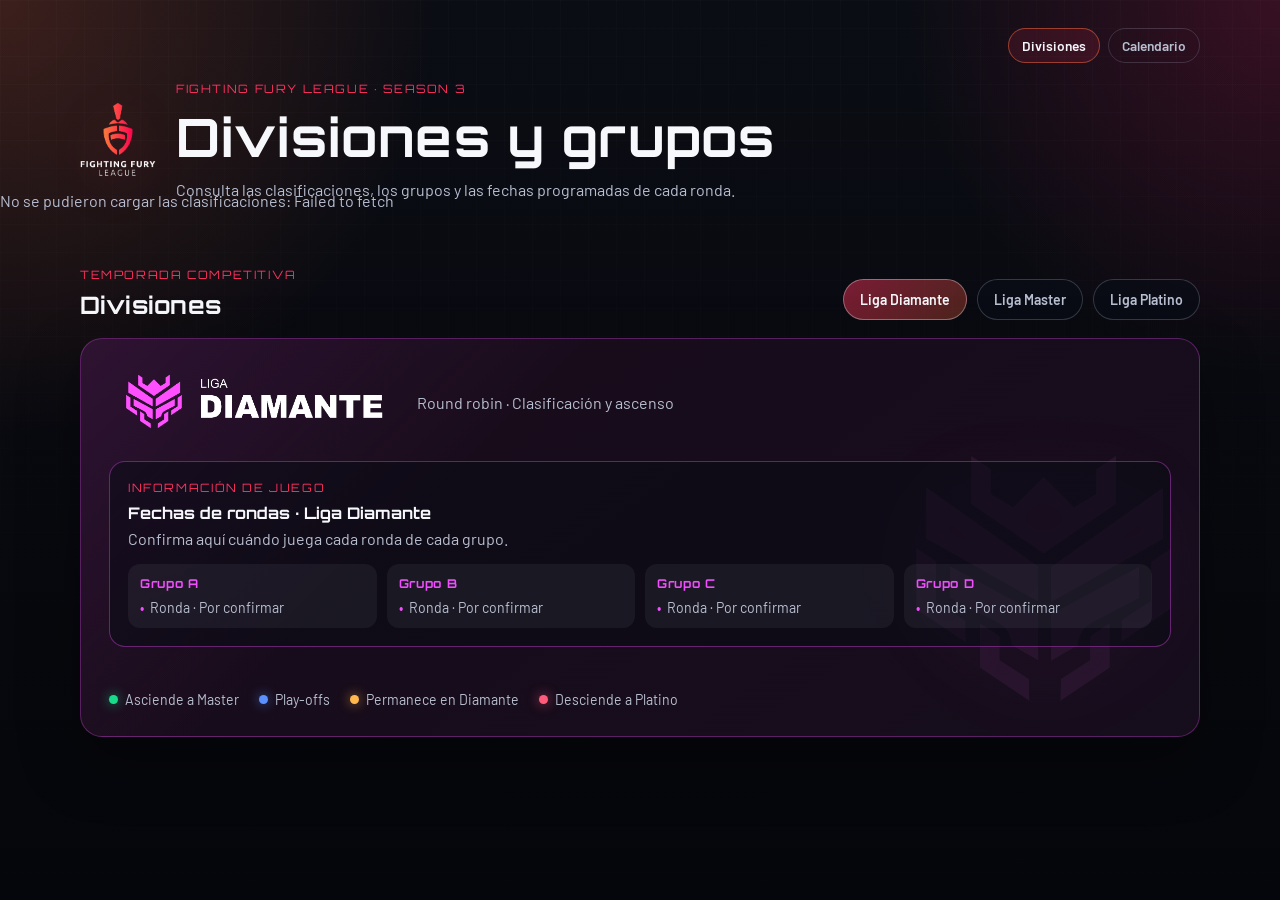
<file: index.html>
<!DOCTYPE html>
<html lang="es">
<head>
  <meta charset="UTF-8">
  <meta name="viewport" content="width=device-width, initial-scale=1.0">
  <meta name="description" content="Divisiones, grupos y fechas de juego de Fighting Fury League.">
  <title>Fighting Fury League | Divisiones</title>
  <link rel="preconnect" href="https://fonts.googleapis.com">
  <link rel="preconnect" href="https://fonts.gstatic.com" crossorigin>
  <link href="https://fonts.googleapis.com/css2?family=Barlow:wght@400;500;600;700;800&family=Orbitron:wght@500;700;800&display=swap" rel="stylesheet">
  <link rel="stylesheet" href="styles.css">
</head>
<body>
  <div class="page-shell"></div>
  <header class="standings-hero">
    <div class="container">
      <nav class="site-nav" aria-label="Navegación principal">
        <a class="site-nav__link is-active" href="index.html" aria-current="page">Divisiones</a>
        <a class="site-nav__link" href="calendario.html">Calendario</a>
      </nav>
      <div class="standings-hero__heading">
        <img src="logo-ffa-mark.png" alt="Fighting Fury League">
        <div>
          <p class="eyebrow">Fighting Fury League · Season 3</p>
          <h1>Divisiones y grupos</h1>
          <p>Consulta las clasificaciones, los grupos y las fechas programadas de cada ronda.</p>
        </div>
      </div>
    </div>
    <p id="standingsMessage" class="standings-message" role="status" aria-live="polite"></p>
  </header>

  <main class="container league-section" aria-labelledby="league-title">
    <div class="league-section__heading">
      <div><p class="eyebrow">Temporada competitiva</p><h2 id="league-title">Divisiones</h2></div>
      <div class="league-tabs" role="tablist" aria-label="Seleccionar división">
        <button class="league-tab is-active" id="diamondTab" type="button" role="tab" aria-selected="true" aria-controls="diamondLeague" data-league-tab="diamond">Liga Diamante</button>
        <button class="league-tab" id="masterTab" type="button" role="tab" aria-selected="false" aria-controls="masterLeague" data-league-tab="master">Liga Master</button>
        <button class="league-tab" id="platinumTab" type="button" role="tab" aria-selected="false" aria-controls="platinumLeague" data-league-tab="platinum">Liga Platino</button>
      </div>
    </div>

    <section class="league-board league-board--master" id="masterLeague" role="tabpanel" aria-labelledby="masterTab" data-league-panel="master" hidden>
      <img class="league-board__watermark" src="master-emblem.png" alt="" aria-hidden="true">
      <div class="league-board__identity"><img src="liga-master.png" alt="Liga Master"><p>Round robin · Clasificación a la fase final</p></div>
      <div id="masterRoundDates" class="round-dates" aria-live="polite"></div>
      <div id="masterGroups" class="groups-grid" aria-live="polite"></div>
      <div class="league-legend" aria-label="Estados de clasificación de Liga Master"><span><i class="legend-dot legend-dot--qualify"></i>Clasifica a la final</span><span><i class="legend-dot legend-dot--playoff"></i>Play-offs</span><span><i class="legend-dot legend-dot--stay"></i>Permanece</span><span><i class="legend-dot legend-dot--drop"></i>Desciende a Diamante</span></div>
    </section>

    <section class="league-board league-board--diamond is-active" id="diamondLeague" role="tabpanel" aria-labelledby="diamondTab" data-league-panel="diamond">
      <img class="league-board__watermark" src="diamante-emblem.png" alt="" aria-hidden="true">
      <div class="league-board__identity"><img src="liga-diamante.png" alt="Liga Diamante"><p>Round robin · Clasificación y ascenso</p></div>
      <div id="diamondRoundDates" class="round-dates" aria-live="polite"></div>
      <div id="diamondGroups" class="groups-grid" aria-live="polite"></div>
      <div class="league-legend" aria-label="Estados de clasificación de Liga Diamante"><span><i class="legend-dot legend-dot--qualify"></i>Asciende a Master</span><span><i class="legend-dot legend-dot--playoff"></i>Play-offs</span><span><i class="legend-dot legend-dot--stay"></i>Permanece en Diamante</span><span><i class="legend-dot legend-dot--drop"></i>Desciende a Platino</span></div>
    </section>

    <section class="league-board league-board--platinum" id="platinumLeague" role="tabpanel" aria-labelledby="platinumTab" data-league-panel="platinum" hidden>
      <img class="league-board__watermark" src="platino-emblem.png" alt="" aria-hidden="true">
      <div class="league-board__identity"><img src="liga-platino.png" alt="Liga Platino"><p>Round robin · Clasificación y ascenso</p></div>
      <div id="platinumRoundDates" class="round-dates" aria-live="polite"></div>
      <div id="platinumGroups" class="groups-grid" aria-live="polite"></div>
      <div class="league-legend" aria-label="Estados de clasificación de Liga Platino"><span><i class="legend-dot legend-dot--qualify"></i>Asciende a Diamante</span><span><i class="legend-dot legend-dot--playoff"></i>Play-offs</span><span><i class="legend-dot legend-dot--stay"></i>Permanece en Platino</span></div>
    </section>
  </main>

  <script src="round-dates.js"></script>
  <script src="tournament-api.js"></script>
  <script src="standings.js"></script>
</body>
</html>
</file>
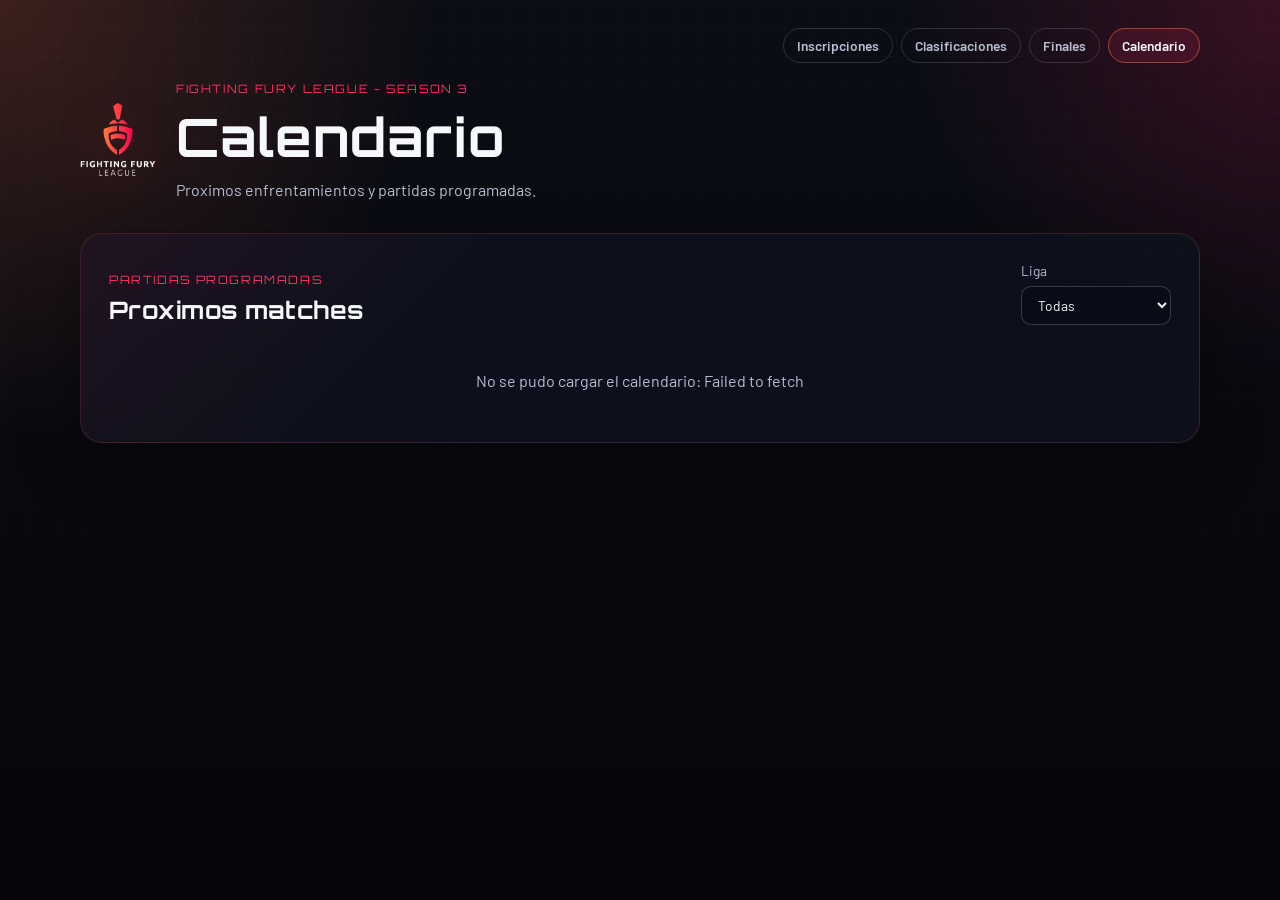
<file: calendario.html>
<!DOCTYPE html>
<html lang="es">
<head>
  <meta charset="UTF-8">
  <meta name="viewport" content="width=device-width, initial-scale=1.0">
  <meta name="description" content="Calendario de enfrentamientos de Fighting Fury League.">
  <title>Fighting Fury League | Calendario</title>
  <link rel="preconnect" href="https://fonts.googleapis.com">
  <link rel="preconnect" href="https://fonts.gstatic.com" crossorigin>
  <link href="https://fonts.googleapis.com/css2?family=Barlow:wght@400;500;600;700;800&family=Orbitron:wght@500;700;800&display=swap" rel="stylesheet">
  <link rel="stylesheet" href="styles.css">
</head>
<body>
  <div class="page-shell"></div>
  <header class="standings-hero">
    <div class="container">
      <nav class="site-nav" aria-label="Navegacion principal">
        <a class="site-nav__link" href="index.html">Inscripciones</a>
        <a class="site-nav__link" href="clasificaciones.html">Clasificaciones</a>
        <a class="site-nav__link" href="finales.html">Finales</a>
        <a class="site-nav__link is-active" href="calendario.html" aria-current="page">Calendario</a>
      </nav>
      <div class="standings-hero__heading">
        <img src="logo-ffa-mark.png" alt="Fighting Fury League">
        <div><p class="eyebrow">Fighting Fury League - Season 3</p><h1>Calendario</h1><p>Proximos enfrentamientos y partidas programadas.</p></div>
      </div>
    </div>
  </header>
  <main class="container schedule-section">
    <section class="schedule-board" aria-labelledby="schedule-title">
      <div class="schedule-board__heading"><div><p class="eyebrow">Partidas programadas</p><h2 id="schedule-title">Proximos matches</h2></div><label class="schedule-filter">Liga<select id="scheduleLeague"><option value="all">Todas</option><option value="master">Master</option><option value="diamond">Diamante</option><option value="platinum">Platino</option></select></label></div>
      <div id="scheduleList" class="schedule-list" aria-live="polite"></div>
    </section>
  </main>
  <script src="tournament-api.js"></script>
  <script src="calendario.js"></script>
</body>
</html>
</file>
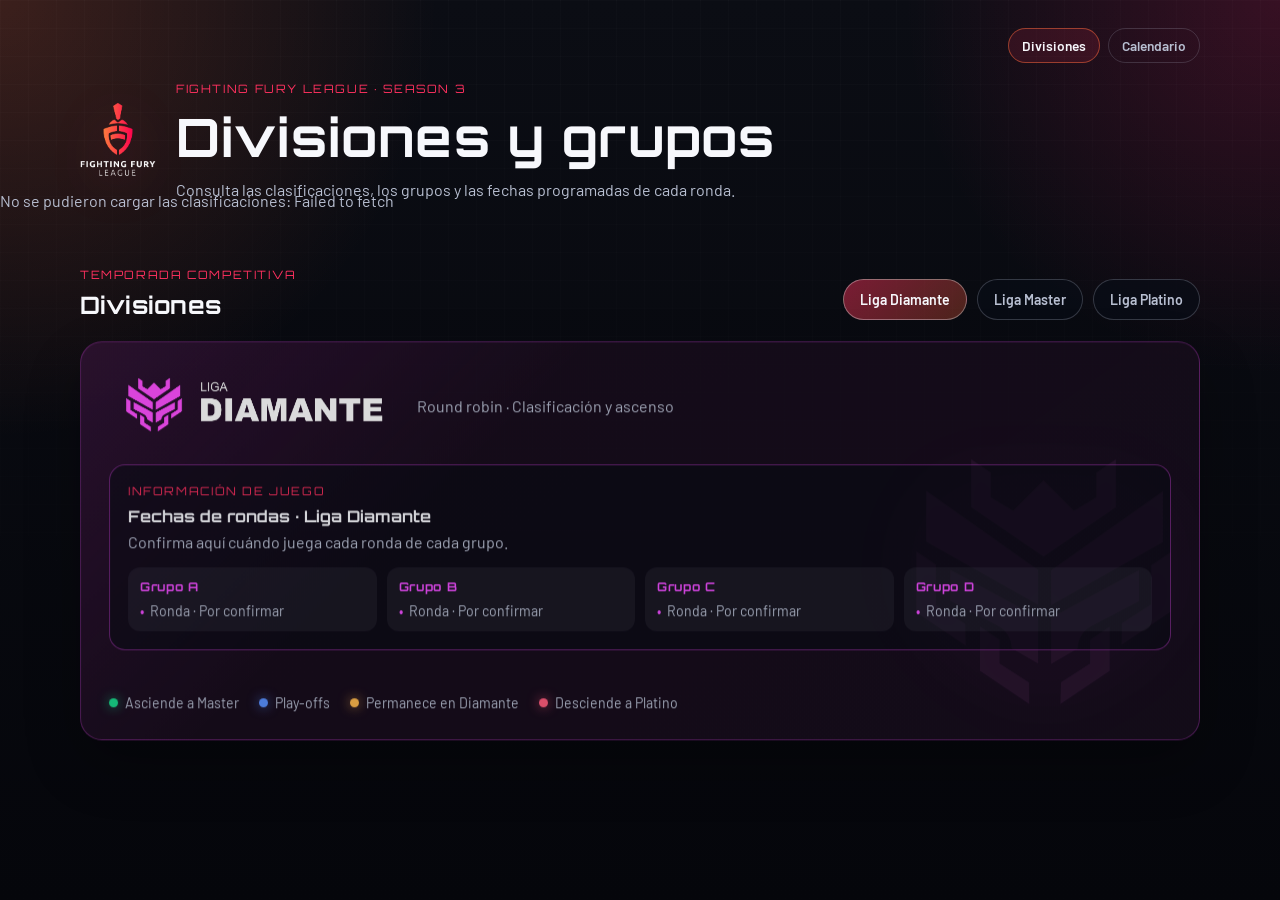
<file: clasificaciones.html>
<!DOCTYPE html>
<html lang="es">
<head>
  <meta charset="UTF-8">
  <meta http-equiv="refresh" content="0; url=index.html">
  <meta name="viewport" content="width=device-width, initial-scale=1.0">
  <title>Fighting Fury League | Divisiones</title>
</head>
<body><p>Esta página se trasladó a <a href="index.html">Divisiones</a>.</p></body>
</html>
</file>
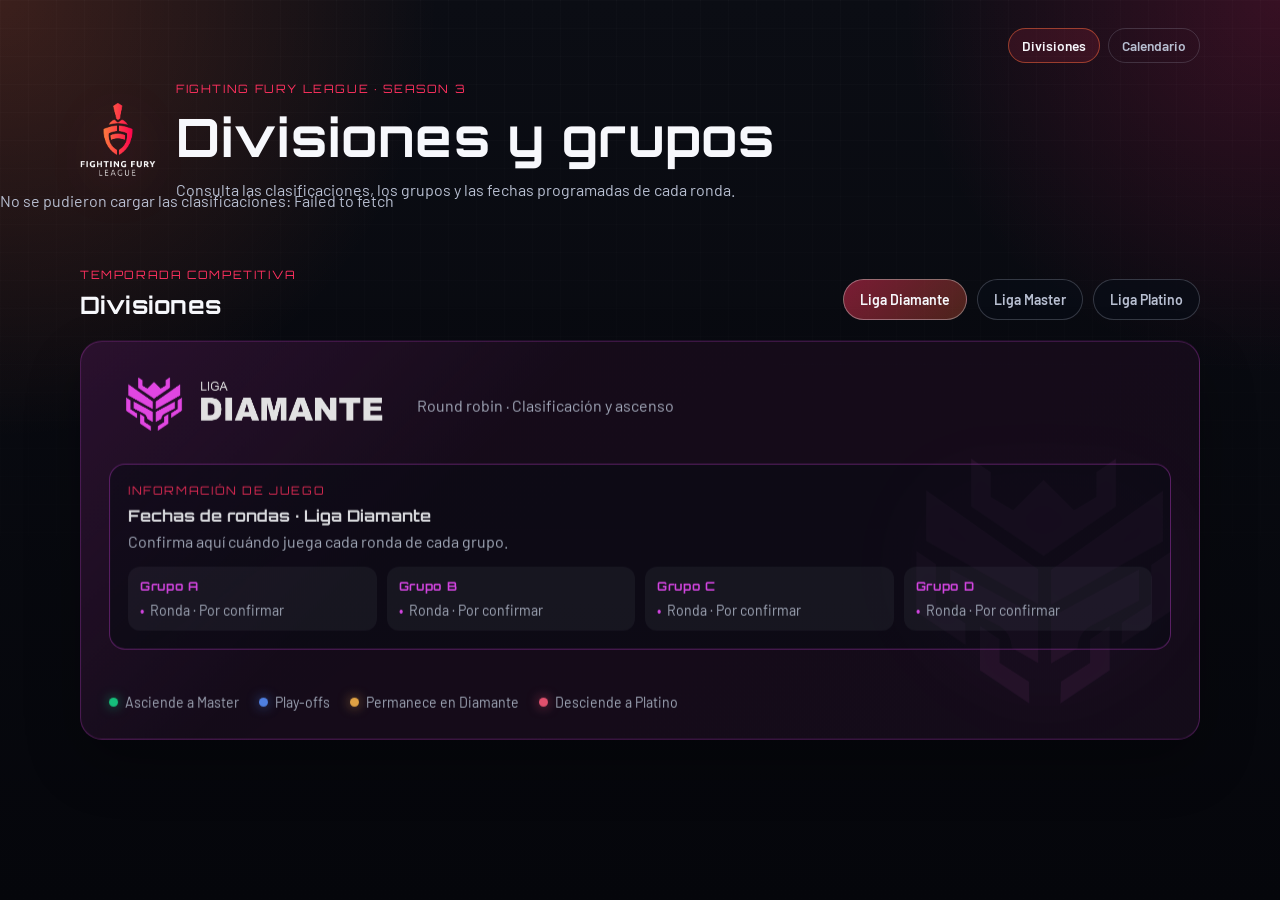
<file: finales.html>
<!DOCTYPE html>
<html lang="es">
<head>
  <meta charset="UTF-8">
  <meta http-equiv="refresh" content="0; url=index.html">
  <meta name="viewport" content="width=device-width, initial-scale=1.0">
  <title>Fighting Fury League | Divisiones</title>
</head>
<body><p>Esta página ya no está disponible. Consulta las <a href="index.html">divisiones</a>.</p></body>
</html>
</file>
<file: styles.css>
:root {
  --bg: #080b12;
  --panel: rgba(14, 18, 30, 0.88);
  --panel-border: rgba(255, 91, 105, 0.18);
  --text: #f7f8fc;
  --muted: #b8bfd1;
  --primary: #ff315f;
  --primary-dark: #ff6a3d;
  --accent: #ff934f;
  --hot: #ff1f68;
  --danger: #ff5c7c;
  --warning: #ffb84d;
  --success: #19d98b;
  --shadow: 0 24px 60px rgba(0, 0, 0, 0.35);
  --radius: 22px;
}

* {
  box-sizing: border-box;
}

body {
  margin: 0;
  min-height: 100vh;
  font-family: "Barlow", sans-serif;
  background:
    radial-gradient(circle at top left, rgba(255, 106, 61, 0.2), transparent 28%),
    radial-gradient(circle at top right, rgba(255, 31, 104, 0.18), transparent 24%),
    linear-gradient(180deg, #0b0d14 0%, #05060b 100%);
  color: var(--text);
}

.page-shell {
  position: fixed;
  inset: 0;
  pointer-events: none;
  background-image:
    linear-gradient(rgba(255, 255, 255, 0.02) 1px, transparent 1px),
    linear-gradient(90deg, rgba(255, 255, 255, 0.02) 1px, transparent 1px);
  background-size: 28px 28px;
  mask-image: linear-gradient(180deg, rgba(0, 0, 0, 0.85), transparent 92%);
}

.container {
  width: min(1120px, calc(100% - 32px));
  margin: 0 auto;
}

.site-nav {
  position: relative;
  z-index: 2;
  display: flex;
  justify-content: flex-end;
  gap: 8px;
  margin-bottom: 18px;
}

.site-nav__link {
  padding: 8px 13px;
  border: 1px solid rgba(184, 191, 209, 0.2);
  border-radius: 999px;
  color: var(--muted);
  font-size: 0.86rem;
  font-weight: 600;
  text-decoration: none;
  transition: color 0.18s ease, border-color 0.18s ease, background 0.18s ease;
}

.site-nav__link:hover,
.site-nav__link.is-active {
  color: var(--text);
  border-color: rgba(255, 106, 61, 0.5);
  background: rgba(255, 49, 95, 0.12);
}

.hero {
  position: relative;
  overflow: hidden;
  padding: 36px 0 24px;
}

.standings-hero {
  position: relative;
  z-index: 1;
  padding: 28px 0 34px;
}

.standings-hero__heading {
  display: flex;
  align-items: center;
  gap: 20px;
}

.standings-hero__heading img {
  width: 76px;
  height: 76px;
  object-fit: contain;
  filter: drop-shadow(0 12px 26px rgba(255, 49, 95, 0.22));
}

.standings-hero__heading p:not(.eyebrow) {
  margin: 10px 0 0;
  color: var(--muted);
}

.finals-hero {
  padding-bottom: 24px;
}

.hero__backdrop {
  position: absolute;
  inset: 0;
  background:
    radial-gradient(circle at 20% 20%, rgba(255, 106, 61, 0.22), transparent 24%),
    radial-gradient(circle at 80% 10%, rgba(255, 49, 95, 0.18), transparent 26%);
  filter: blur(10px);
}

.hero__content,
.layout {
  position: relative;
  z-index: 1;
}

.brand-card,
.hero__stats,
.panel,
.stat-card,
.counter-card {
  backdrop-filter: blur(18px);
}

.brand-card {
  display: flex;
  gap: 20px;
  align-items: center;
  padding: 24px;
  border-radius: 28px;
  background:
    linear-gradient(135deg, rgba(255, 49, 95, 0.1), transparent 32%),
    linear-gradient(145deg, rgba(12, 16, 28, 0.96), rgba(20, 20, 31, 0.9));
  border: 1px solid rgba(255, 106, 61, 0.22);
  box-shadow: var(--shadow);
  animation: rise 0.7s ease;
}

.brand-logo {
  width: 112px;
  height: 112px;
  border-radius: 30px;
  display: grid;
  place-items: center;
  background:
    radial-gradient(circle at top, rgba(255, 255, 255, 0.16), transparent 42%),
    linear-gradient(180deg, rgba(255, 85, 102, 0.14), rgba(255, 106, 61, 0.04));
  border: 1px solid rgba(255, 106, 61, 0.22);
  box-shadow: inset 0 0 18px rgba(255, 255, 255, 0.06);
}

.brand-logo img {
  width: 76px;
  height: 76px;
  object-fit: contain;
}

.brand-copy {
  flex: 1;
}

.brand-wordmark {
  display: block;
  width: min(100%, 620px);
  height: auto;
  margin-bottom: 12px;
  filter: drop-shadow(0 12px 26px rgba(0, 0, 0, 0.3));
}

.eyebrow {
  margin: 0 0 8px;
  font-family: "Orbitron", sans-serif;
  color: var(--primary);
  text-transform: uppercase;
  letter-spacing: 0.14em;
  font-size: 0.72rem;
}

h1,
h2 {
  margin: 0;
  font-family: "Orbitron", sans-serif;
  letter-spacing: 0.02em;
}

h1 {
  font-size: clamp(2rem, 5vw, 3.3rem);
}

.hero__copy,
.panel__heading p,
.form-note,
.field__hint {
  color: var(--muted);
}

.hero__copy {
  max-width: 60ch;
}

.hero__stats {
  display: grid;
  grid-template-columns: repeat(2, minmax(0, 1fr));
  gap: 16px;
  margin-top: 18px;
}

.stat-card,
.counter-card {
  padding: 18px 20px;
  border-radius: 20px;
  background: rgba(15, 20, 33, 0.8);
  border: 1px solid var(--panel-border);
}

.stat-card strong,
.counter-card strong {
  font-family: "Orbitron", sans-serif;
}

.stat-card__label,
.counter-card span {
  display: block;
  margin-bottom: 8px;
  color: var(--muted);
  font-size: 0.92rem;
}

.layout {
  display: grid;
  grid-template-columns: 1.1fr 0.9fr;
  gap: 24px;
  padding-bottom: 40px;
}

.home-brackets {
  grid-column: 1 / -1;
  padding: 28px;
  border: 1px solid rgba(255, 147, 79, 0.26);
  border-radius: var(--radius);
  background:
    linear-gradient(135deg, rgba(255, 49, 95, 0.1), transparent 34%),
    linear-gradient(145deg, rgba(12, 16, 28, 0.96), rgba(16, 18, 31, 0.9));
  box-shadow: var(--shadow);
  animation: rise 0.8s ease;
}

.home-brackets__heading {
  display: flex;
  justify-content: space-between;
  align-items: end;
  gap: 24px;
  margin-bottom: 22px;
}

.home-brackets__heading > p {
  max-width: 52ch;
  margin: 0;
  color: var(--muted);
}

.home-brackets__grid {
  display: grid;
  grid-template-columns: repeat(2, minmax(0, 1fr));
  gap: 18px;
}

.pools-brackets {
  display: grid;
  gap: 22px;
}

.double-elim-pool {
  overflow: hidden;
  border: 1px solid rgba(184, 191, 209, .18);
  border-top: 3px solid var(--accent);
  border-radius: 18px;
  background: rgba(7, 10, 18, .6);
}

.double-elim-pool__header {
  display: flex;
  justify-content: space-between;
  align-items: center;
  gap: 18px;
  padding: 18px 20px;
  border-bottom: 1px solid rgba(184, 191, 209, .14);
}

.double-elim-pool__header .eyebrow { margin-bottom: 5px; font-size: .62rem; }
.double-elim-pool__header h3 { margin: 0; font: 700 1rem "Orbitron", sans-serif; }
.double-elim-pool__header time { color: var(--muted); font-size: .86rem; font-weight: 600; white-space: nowrap; }

.double-elim-scroll { overflow-x: auto; padding: 20px; }

.double-elim-board {
  display: grid;
  min-width: 1160px;
  gap: 22px;
}

.elim-zone {
  padding: 16px;
  border: 1px solid rgba(184, 191, 209, .12);
  border-radius: 14px;
  background: rgba(12, 16, 28, .72);
}

.elim-zone h4,
.elim-round h5,
.grand-final > span {
  margin: 0;
  font-family: "Orbitron", sans-serif;
  letter-spacing: .07em;
  text-transform: uppercase;
}

.elim-zone h4 { margin-bottom: 15px; color: var(--accent); font-size: .72rem; }

.elim-rounds {
  display: grid;
  grid-template-columns: repeat(4, minmax(160px, 1fr));
  gap: 26px;
}

.elim-round {
  position: relative;
  display: flex;
  min-height: 224px;
  flex-direction: column;
}

.elim-round:not(:last-child)::after {
  position: absolute;
  top: 52%;
  right: -19px;
  color: rgba(255, 147, 79, .78);
  content: "→";
  font-size: 1.15rem;
}

.elim-round h5 { margin: 0 0 10px; color: var(--muted); font-size: .64rem; }
.elim-round__matches { display: flex; min-height: 0; flex: 1; flex-direction: column; justify-content: space-between; gap: 10px; }
.elim-round:nth-child(2) .elim-round__matches { justify-content: space-around; }
.elim-round:nth-child(3) .elim-round__matches,
.elim-round:nth-child(4) .elim-round__matches { justify-content: center; }

.elim-rounds--lower { grid-template-columns: repeat(6, minmax(160px, 1fr)); }
.elim-rounds--lower .elim-round { min-height: 156px; }

.elim-match {
  position: relative;
  overflow: hidden;
  border: 1px solid rgba(184, 191, 209, .2);
  border-left: 3px solid var(--primary);
  border-radius: 8px;
  background: rgba(23, 27, 39, .94);
  font-size: .73rem;
}

.elim-match small {
  position: absolute;
  top: 50%;
  right: 5px;
  z-index: 1;
  padding: 1px 4px;
  border-radius: 4px;
  color: var(--muted);
  background: rgba(8, 11, 18, .88);
  font-size: .58rem;
  transform: translateY(-50%);
}

.elim-match span { display: block; padding: 6px 20px 6px 8px; white-space: nowrap; overflow: hidden; text-overflow: ellipsis; }
.elim-match span + span { border-top: 1px solid rgba(184, 191, 209, .12); }

.grand-final {
  justify-self: center;
  width: 245px;
  padding: 14px;
  border: 1px solid rgba(255, 184, 77, .3);
  border-radius: 14px;
  background: linear-gradient(135deg, rgba(255, 184, 77, .12), rgba(255, 49, 95, .08));
}

.grand-final > span { display: block; margin-bottom: 9px; color: var(--warning); font-size: .7rem; text-align: center; }
.grand-final .elim-match { border-left-color: var(--warning); }

.mini-bracket {
  display: grid;
  grid-template-columns: 1.25fr 1.25fr .9fr;
  gap: 17px;
  min-width: 0;
  padding: 18px;
  border: 1px solid rgba(184, 191, 209, 0.16);
  border-radius: 18px;
  background: rgba(7, 10, 18, 0.64);
}

.mini-bracket__header {
  grid-column: 1 / -1;
  display: flex;
  align-items: baseline;
  justify-content: space-between;
  gap: 12px;
}

.mini-bracket__header span {
  color: var(--accent);
  font: 700 .7rem "Orbitron", sans-serif;
  letter-spacing: .1em;
  text-transform: uppercase;
}

.mini-bracket__header h3 {
  margin: 0;
  font: 700 .92rem "Orbitron", sans-serif;
}

.mini-bracket__header h3 small {
  display: inline-block;
  margin-left: 6px;
  color: var(--muted);
  font: 600 .68rem "Barlow", sans-serif;
  letter-spacing: .02em;
  white-space: nowrap;
}

.mini-bracket__round {
  position: relative;
  display: flex;
  flex-direction: column;
}

.mini-bracket__round--opening { justify-content: space-between; gap: 22px; }
.mini-bracket__round--semi { justify-content: center; }
.mini-bracket__round--final { justify-content: center; }

.mini-bracket__round--opening::after,
.mini-bracket__round--semi::after {
  position: absolute;
  top: 50%;
  right: -12px;
  width: 9px;
  height: 50%;
  border-top: 1px solid rgba(255, 147, 79, .72);
  border-right: 1px solid rgba(255, 147, 79, .72);
  content: "";
}

.mini-bracket__round--opening::after { transform: translateY(-50%); }
.mini-bracket__round--semi::after { height: 1px; }

.mini-match,
.mini-champion {
  overflow: hidden;
  border: 1px solid rgba(184, 191, 209, .2);
  border-left: 3px solid var(--accent);
  border-radius: 9px;
  background: rgba(23, 27, 39, .92);
  color: var(--text);
  font-size: .76rem;
}

.mini-match span {
  display: block;
  padding: 6px 8px;
  white-space: nowrap;
  overflow: hidden;
  text-overflow: ellipsis;
}

.mini-match span + span { border-top: 1px solid rgba(184, 191, 209, .12); }
.mini-match--pending { border-left-color: var(--primary); color: var(--muted); }

.mini-champion {
  padding: 8px;
  border-left-color: var(--warning);
  color: var(--muted);
  text-align: center;
  line-height: 1.25;
}

.mini-champion strong { color: var(--text); font-size: .76rem; }

.panel {
  background: var(--panel);
  border: 1px solid var(--panel-border);
  border-radius: var(--radius);
  box-shadow: var(--shadow);
  padding: 28px;
  animation: rise 0.85s ease;
}

.form-panel {
  background:
    linear-gradient(180deg, rgba(255, 49, 95, 0.05), transparent 18%),
    var(--panel);
}

.closed-panel {
  display: grid;
  align-content: center;
  justify-items: start;
  min-height: 310px;
  background:
    linear-gradient(145deg, rgba(255, 49, 95, 0.16), transparent 58%),
    var(--panel);
}

.closed-panel h2 {
  margin: 14px 0 12px;
  color: var(--danger);
  font-size: clamp(1.6rem, 3vw, 2.35rem);
  line-height: 1.15;
}

.closed-panel p:last-child {
  max-width: 36ch;
  margin: 0;
  color: var(--muted);
  line-height: 1.65;
}

.closed-panel__icon {
  display: grid;
  width: 48px;
  height: 48px;
  place-items: center;
  border: 1px solid rgba(255, 92, 124, 0.62);
  border-radius: 50%;
  background: rgba(255, 49, 95, 0.12);
  color: var(--danger);
  font-family: "Orbitron", sans-serif;
  font-size: 1.5rem;
  font-weight: 800;
}

.list-panel {
  background:
    linear-gradient(180deg, rgba(255, 147, 79, 0.04), transparent 18%),
    var(--panel);
}

.panel__heading {
  margin-bottom: 22px;
}

.panel__heading--inline {
  display: flex;
  justify-content: space-between;
  gap: 16px;
  align-items: flex-start;
}

.form-grid,
.search-grid {
  display: grid;
  grid-template-columns: repeat(2, minmax(0, 1fr));
  gap: 18px;
}

.field {
  display: flex;
  flex-direction: column;
  gap: 8px;
}

.field--full {
  grid-column: 1 / -1;
}

.field span {
  font-weight: 600;
}

input {
  width: 100%;
  border: 1px solid rgba(113, 129, 171, 0.26);
  border-radius: 14px;
  padding: 14px 16px;
  background: rgba(9, 13, 23, 0.9);
  color: var(--text);
  outline: none;
  transition: border-color 0.2s ease, box-shadow 0.2s ease, transform 0.2s ease;
}

input:focus {
  border-color: rgba(255, 106, 61, 0.9);
  box-shadow: 0 0 0 4px rgba(255, 106, 61, 0.16);
  transform: translateY(-1px);
}

input.is-invalid {
  border-color: rgba(255, 92, 124, 0.9);
  box-shadow: 0 0 0 4px rgba(255, 92, 124, 0.14);
}

input.is-valid {
  border-color: rgba(25, 217, 139, 0.9);
}

.field__error {
  min-height: 18px;
  color: var(--danger);
  font-size: 0.9rem;
}

.preview {
  margin-top: 10px;
  padding: 14px;
  border-radius: 18px;
  border: 1px dashed rgba(113, 129, 171, 0.4);
  background: rgba(7, 10, 18, 0.88);
}

.preview img {
  display: block;
  width: min(100%, 340px);
  max-height: 280px;
  object-fit: cover;
  border-radius: 14px;
}

.form-actions {
  display: flex;
  flex-wrap: wrap;
  justify-content: space-between;
  align-items: center;
  gap: 14px;
  margin-top: 12px;
}

.button {
  border: 0;
  border-radius: 999px;
  padding: 14px 22px;
  font: inherit;
  font-weight: 700;
  cursor: pointer;
  transition: transform 0.18s ease, box-shadow 0.18s ease, opacity 0.18s ease;
}

.button:hover {
  transform: translateY(-2px);
}

.button:disabled {
  cursor: wait;
  opacity: 0.75;
}

.button--primary {
  display: inline-flex;
  align-items: center;
  gap: 10px;
  color: #fff7f4;
  background: linear-gradient(135deg, var(--primary), var(--primary-dark));
  box-shadow: 0 14px 34px rgba(255, 49, 95, 0.28);
}

.button__loader {
  width: 16px;
  height: 16px;
  border: 2px solid rgba(255, 255, 255, 0.22);
  border-top-color: #fff7f4;
  border-radius: 50%;
  animation: spin 0.8s linear infinite;
}

.alert {
  margin-bottom: 20px;
  padding: 14px 16px;
  border-radius: 14px;
  font-weight: 600;
}

.alert--success {
  color: #dffff4;
  background: rgba(25, 217, 139, 0.18);
  border: 1px solid rgba(25, 217, 139, 0.28);
}

.alert--error {
  color: #ffe7ed;
  background: rgba(255, 92, 124, 0.16);
  border: 1px solid rgba(255, 92, 124, 0.28);
}

.table-shell {
  overflow: auto;
  border-radius: 18px;
  border: 1px solid rgba(113, 129, 171, 0.16);
  background: rgba(9, 13, 23, 0.82);
}

table {
  width: 100%;
  border-collapse: collapse;
}

th,
td {
  padding: 15px 16px;
  text-align: left;
  border-bottom: 1px solid rgba(113, 129, 171, 0.12);
}

th {
  font-family: "Orbitron", sans-serif;
  font-size: 0.84rem;
  color: var(--muted);
}

th:first-child,
td:first-child {
  min-width: 160px;
}

tbody tr {
  transition: background 0.18s ease;
}

tbody tr:hover {
  background: rgba(255, 255, 255, 0.03);
}

.status-badge {
  display: inline-flex;
  align-items: center;
  border-radius: 999px;
  padding: 6px 12px;
  font-size: 0.84rem;
  font-weight: 700;
}

.status-badge--pending {
  color: #fff4dd;
  background: rgba(255, 184, 77, 0.16);
  border: 1px solid rgba(255, 184, 77, 0.22);
}

.status-badge--verified {
  color: #dffff4;
  background: rgba(25, 217, 139, 0.16);
  border: 1px solid rgba(25, 217, 139, 0.24);
}

.empty-state {
  margin-top: 18px;
  padding: 16px;
  text-align: center;
  border-radius: 14px;
  color: var(--muted);
  background: rgba(255, 255, 255, 0.03);
}

.hidden {
  display: none !important;
}

.league-section {
  position: relative;
  z-index: 1;
  padding-bottom: 48px;
}

.finals-section {
  position: relative;
  z-index: 1;
  padding-bottom: 48px;
}

.schedule-section {
  position: relative;
  z-index: 1;
  padding-bottom: 48px;
}

.schedule-board {
  padding: 28px;
  border: 1px solid var(--panel-border);
  border-radius: var(--radius);
  background: linear-gradient(135deg, rgba(255, 49, 95, 0.08), transparent 32%), var(--panel);
  box-shadow: var(--shadow);
}

.schedule-board__heading {
  display: flex;
  justify-content: space-between;
  align-items: end;
  gap: 20px;
  margin-bottom: 22px;
}

.schedule-filter {
  display: flex;
  flex-direction: column;
  gap: 7px;
  color: var(--muted);
  font-size: .86rem;
}

.schedule-filter select {
  min-width: 150px;
  padding: 9px 12px;
  border: 1px solid rgba(184, 191, 209, .25);
  border-radius: 10px;
  color: var(--text);
  background: rgba(9, 13, 23, .9);
  font: inherit;
}

.schedule-list { display: grid; gap: 10px; }

.schedule-match {
  display: grid;
  grid-template-columns: 1fr 1.3fr 1fr;
  align-items: center;
  gap: 16px;
  padding: 16px;
  border: 1px solid rgba(184, 191, 209, .14);
  border-left: 3px solid var(--primary);
  border-radius: 14px;
  background: rgba(7, 10, 18, .6);
}

.schedule-match__league,
.schedule-match__phase { display: block; }
.schedule-match__league { color: var(--primary); font-family: "Orbitron", sans-serif; font-size: .72rem; }
.schedule-match__phase, .schedule-match time { color: var(--muted); font-size: .88rem; }
.schedule-match time { text-align: right; }
.schedule-match strong { text-align: center; }
.schedule-match strong i { color: var(--muted); font-style: normal; font-weight: 400; }
.schedule-empty { margin: 0; padding: 24px 0; color: var(--muted); text-align: center; }

.finals-board {
  position: relative;
  overflow: hidden;
  padding: 28px;
  border: 1px solid rgba(33, 231, 150, 0.3);
  border-radius: var(--radius);
  background: linear-gradient(135deg, rgba(33, 231, 150, 0.11), transparent 36%), linear-gradient(145deg, rgba(12, 22, 28, 0.98), rgba(11, 20, 25, 0.92));
  box-shadow: var(--shadow);
}

.finals-board__watermark {
  position: absolute;
  right: -80px;
  bottom: -140px;
  width: min(54%, 580px);
  opacity: 0.07;
  pointer-events: none;
}

.finals-board__heading {
  position: relative;
  z-index: 1;
  display: flex;
  justify-content: space-between;
  align-items: center;
  gap: 20px;
  margin-bottom: 24px;
}

.finals-board__heading img {
  width: min(240px, 42%);
  max-height: 68px;
  object-fit: contain;
  object-position: right center;
}

.bracket-scroll {
  position: relative;
  z-index: 1;
  overflow-x: auto;
  padding-bottom: 8px;
}

.bracket {
  display: grid;
  grid-template-columns: 1.15fr 1.15fr .92fr .92fr;
  min-width: 1020px;
  gap: 38px;
}

.bracket-round {
  position: relative;
}

.bracket-round:not(:last-child)::after {
  position: absolute;
  top: 58%;
  right: -27px;
  color: rgba(33, 231, 150, 0.7);
  content: "→";
  font-size: 1.35rem;
}

.bracket-round__header {
  min-height: 84px;
  margin-bottom: 18px;
}

.bracket-round__header h3 {
  margin: 0;
  font-family: "Orbitron", sans-serif;
  font-size: 1rem;
}

.bracket-round__header span {
  display: inline-block;
  margin-top: 7px;
  padding: 4px 9px;
  border-radius: 999px;
  color: #dffff4;
  background: rgba(25, 217, 139, 0.16);
  border: 1px solid rgba(25, 217, 139, 0.26);
  font-size: .76rem;
  font-weight: 700;
}

.bracket-round__header p {
  min-height: 18px;
  margin: 6px 0 0;
  color: var(--muted);
  font-size: .82rem;
}

.bracket-round__matches {
  display: flex;
  min-height: 402px;
  flex-direction: column;
}

.bracket-round--4 .bracket-round__matches { justify-content: space-between; }
.bracket-round--2 .bracket-round__matches { justify-content: space-around; }
.bracket-round--1 .bracket-round__matches { justify-content: center; }

.bracket-match {
  position: relative;
  border: 1px solid rgba(184, 191, 209, 0.18);
  border-left: 3px solid #21e796;
  border-radius: 12px;
  background: rgba(7, 10, 18, 0.76);
  overflow: hidden;
}

.bracket-match__players span {
  display: flex;
  justify-content: space-between;
  gap: 10px;
  padding: 10px 12px;
  font-weight: 600;
}

.bracket-match__players b {
  color: #21e796;
}

.bracket-match__players .is-winner {
  color: #dffff4;
  background: rgba(25, 217, 139, 0.1);
}

.bracket-message {
  margin: 0;
  padding: 30px 0;
  color: var(--muted);
  text-align: center;
}

.bracket-match__players span + span {
  border-top: 1px solid rgba(184, 191, 209, 0.12);
}

.bracket-match small {
  position: absolute;
  top: 50%;
  right: 9px;
  padding: 2px 5px;
  border-radius: 5px;
  color: var(--muted);
  background: rgba(8, 11, 18, 0.92);
  font-size: .68rem;
  transform: translateY(-50%);
}

.finals-notes {
  display: grid;
  grid-template-columns: 1.15fr 1fr 1fr;
  gap: 16px;
  margin-top: 20px;
}

.finals-note {
  padding: 18px;
  border: 1px solid rgba(184, 191, 209, 0.16);
  border-radius: 16px;
  background: rgba(14, 18, 30, 0.74);
}

.finals-note h3 {
  margin: 0 0 10px;
  font-family: "Orbitron", sans-serif;
  font-size: .86rem;
}

.finals-note p {
  margin: 6px 0;
  color: var(--muted);
}

.finals-note strong { color: var(--text); }
.finals-note--qualify { border-top: 3px solid #19d98b; }
.finals-note--format { border-top: 3px solid #5a91ff; }
.finals-note--structure { border-top: 3px solid #ffb84d; }

.league-section__heading {
  display: flex;
  justify-content: space-between;
  align-items: end;
  gap: 24px;
  margin: 6px 0 18px;
}

.league-section__heading p:not(.eyebrow) {
  max-width: 620px;
  margin: 10px 0 0;
  color: var(--muted);
}

.league-tabs {
  display: flex;
  gap: 10px;
  flex-wrap: wrap;
}

.league-tab {
  border: 1px solid rgba(184, 191, 209, 0.25);
  border-radius: 999px;
  padding: 11px 16px;
  color: var(--muted);
  background: rgba(9, 13, 23, 0.72);
  font: 600 0.88rem "Barlow", sans-serif;
  cursor: pointer;
  transition: transform 0.18s ease, color 0.18s ease, border-color 0.18s ease, background 0.18s ease;
}

.league-tab:hover {
  transform: translateY(-2px);
  color: var(--text);
}

.league-tab.is-active {
  color: var(--text);
  border-color: rgba(255, 255, 255, 0.34);
  background: linear-gradient(135deg, rgba(255, 49, 95, 0.46), rgba(255, 106, 61, 0.28));
}

.league-board {
  position: relative;
  overflow: hidden;
  padding: 28px;
  border: 1px solid rgba(113, 129, 171, 0.22);
  border-radius: var(--radius);
  background: linear-gradient(145deg, rgba(12, 16, 28, 0.98), rgba(16, 18, 31, 0.9));
  box-shadow: var(--shadow);
  animation: rise 0.45s ease;
}

.league-board--master {
  --league-color: #21e796;
  border-color: rgba(33, 231, 150, 0.3);
  background: linear-gradient(135deg, rgba(33, 231, 150, 0.11), transparent 34%), linear-gradient(145deg, rgba(12, 22, 28, 0.98), rgba(11, 20, 25, 0.92));
}

.league-board--diamond {
  --league-color: #f14eff;
  border-color: rgba(241, 78, 255, 0.3);
  background: linear-gradient(135deg, rgba(241, 78, 255, 0.1), transparent 34%), linear-gradient(145deg, rgba(25, 12, 28, 0.98), rgba(24, 14, 30, 0.92));
}

.league-board--platinum {
  --league-color: #16c8f5;
  border-color: rgba(22, 200, 245, 0.32);
  background: linear-gradient(135deg, rgba(22, 200, 245, 0.12), transparent 34%), linear-gradient(145deg, rgba(8, 23, 35, 0.98), rgba(10, 29, 42, 0.92));
}

.league-board__watermark {
  position: absolute;
  top: 50%;
  right: -70px;
  width: min(46%, 460px);
  transform: translateY(-40%);
  opacity: 0.08;
  pointer-events: none;
}

.league-board__identity,
.groups-grid,
.league-legend {
  position: relative;
  z-index: 1;
}

.league-board__identity {
  display: flex;
  align-items: center;
  gap: 18px;
  margin-bottom: 24px;
}

.league-board__identity img {
  width: min(100%, 290px);
  max-height: 74px;
  object-fit: contain;
  object-position: left center;
}

.league-board__identity p {
  margin: 0;
  color: var(--muted);
}

.round-dates {
  position: relative;
  z-index: 1;
  margin: 0 0 24px;
  padding: 18px;
  border: 1px solid color-mix(in srgb, var(--league-color) 38%, transparent);
  border-radius: 16px;
  background: rgba(7, 10, 18, 0.5);
}

.round-dates__heading h3 { margin: 4px 0 6px; font-family: "Orbitron", sans-serif; font-size: 1rem; }
.round-dates__heading p:not(.eyebrow) { margin: 0; color: var(--muted); }

.round-dates__grid {
  display: grid;
  grid-template-columns: repeat(4, minmax(0, 1fr));
  gap: 10px;
  margin-top: 16px;
}

.round-dates__group { padding: 12px; border-radius: 12px; background: rgba(184, 191, 209, 0.07); }
.round-dates__group h4 { margin: 0 0 8px; color: var(--league-color); font: 700 0.76rem "Orbitron", sans-serif; letter-spacing: 0.06em; }
.round-dates__group ul { display: grid; gap: 6px; margin: 0; padding: 0; list-style: none; color: var(--muted); font-size: 0.88rem; }
.round-dates__group li::before { content: "•"; margin-right: 6px; color: var(--league-color); }

.groups-grid {
  display: grid;
  grid-template-columns: repeat(2, minmax(0, 1fr));
  gap: 18px;
}

.group-card {
  overflow: hidden;
  border: 1px solid rgba(184, 191, 209, 0.14);
  border-top: 3px solid var(--league-color);
  border-radius: 16px;
  background: rgba(7, 10, 18, 0.66);
}

.group-card h3 {
  margin: 0;
  padding: 12px 16px;
  font-family: "Orbitron", sans-serif;
  font-size: 0.9rem;
  letter-spacing: 0.08em;
}

.group-card__table-shell {
  overflow-x: auto;
}

.standings-table {
  width: 100%;
  min-width: 340px;
  border-collapse: collapse;
  font-variant-numeric: tabular-nums;
}

.standings-table th,
.standings-table td {
  padding: 10px 12px;
  border-bottom: 1px solid rgba(184, 191, 209, 0.1);
}

.standings-table th {
  font-family: "Barlow", sans-serif;
  font-size: 0.74rem;
  letter-spacing: 0.08em;
}

.standings-table th:not(:nth-child(2)),
.standings-table td:not(:nth-child(2)) {
  text-align: center;
}

.standings-table td:nth-child(2) {
  font-weight: 600;
}

.standings-table__empty,
.standings-message {
  color: var(--muted);
}

.standings-table__empty {
  text-align: center !important;
  font-weight: 400 !important;
}

.standings-message {
  min-height: 20px;
  margin: -8px 0 16px;
}

.standing-row {
  --status-color: var(--muted);
}

.standing-row--qualify { --status-color: #19d98b; background: rgba(25, 217, 139, 0.08); }
.standing-row--playoff { --status-color: #5a91ff; background: rgba(90, 145, 255, 0.08); }
.standing-row--stay { --status-color: #ffb84d; background: rgba(255, 184, 77, 0.08); }
.standing-row--drop { --status-color: #ff5c7c; background: rgba(255, 92, 124, 0.08); }

.standing-status i,
.legend-dot {
  display: inline-block;
  width: 9px;
  height: 9px;
  border-radius: 50%;
  background: var(--status-color);
  box-shadow: 0 0 12px color-mix(in srgb, var(--status-color) 66%, transparent);
}

.league-legend {
  display: flex;
  flex-wrap: wrap;
  gap: 12px 20px;
  margin-top: 20px;
  color: var(--muted);
  font-size: 0.88rem;
}

.league-legend span {
  display: inline-flex;
  align-items: center;
  gap: 7px;
}

.legend-dot--qualify { --status-color: #19d98b; }
.legend-dot--playoff { --status-color: #5a91ff; }
.legend-dot--stay { --status-color: #ffb84d; }
.legend-dot--drop { --status-color: #ff5c7c; }

.sr-only {
  position: absolute;
  width: 1px;
  height: 1px;
  padding: 0;
  margin: -1px;
  overflow: hidden;
  clip: rect(0, 0, 0, 0);
  white-space: nowrap;
  border: 0;
}

@keyframes spin {
  to {
    transform: rotate(360deg);
  }
}

@keyframes rise {
  from {
    opacity: 0;
    transform: translateY(22px);
  }
  to {
    opacity: 1;
    transform: translateY(0);
  }
}

@media (max-width: 900px) {
  .layout,
  .form-grid,
  .search-grid,
  .hero__stats {
    grid-template-columns: 1fr;
  }

  .panel__heading--inline,
  .form-actions,
  .brand-card {
    align-items: flex-start;
  }

  .brand-card {
    flex-direction: column;
  }

  .league-section__heading,
  .league-board__identity,
  .finals-board__heading,
  .schedule-board__heading,
  .home-brackets__heading {
    align-items: flex-start;
    flex-direction: column;
  }
}

@media (max-width: 640px) {
  .container {
    width: min(100% - 20px, 1120px);
  }

  .panel,
  .brand-card {
    padding: 20px;
  }

  .brand-logo {
    width: 92px;
    height: 92px;
  }

  .brand-logo img {
    width: 62px;
    height: 62px;
  }

  .brand-wordmark {
    width: min(100%, 420px);
  }

  .site-nav {
    justify-content: flex-start;
  }

  .standings-hero__heading {
    align-items: flex-start;
  }

  .league-board {
    padding: 20px;
  }

  .home-brackets {
    padding: 20px;
  }

  .home-brackets__grid {
    grid-template-columns: 1fr;
  }

  .finals-board {
    padding: 20px;
  }

  .finals-notes {
    grid-template-columns: 1fr;
  }

  .schedule-board { padding: 20px; }

  .schedule-match {
    grid-template-columns: 1fr;
    gap: 8px;
  }

  .schedule-match strong,
  .schedule-match time { text-align: left; }

  .groups-grid {
    grid-template-columns: 1fr;
  }

  .round-dates__grid {
    grid-template-columns: repeat(2, minmax(0, 1fr));
  }

  .league-board__watermark {
    width: 76%;
    right: -90px;
    opacity: 0.06;
  }

  th,
  td {
    padding: 13px 12px;
    font-size: 0.95rem;
  }
}

@media (max-width: 480px) {
  .round-dates__grid { grid-template-columns: 1fr; }
}
</file>
